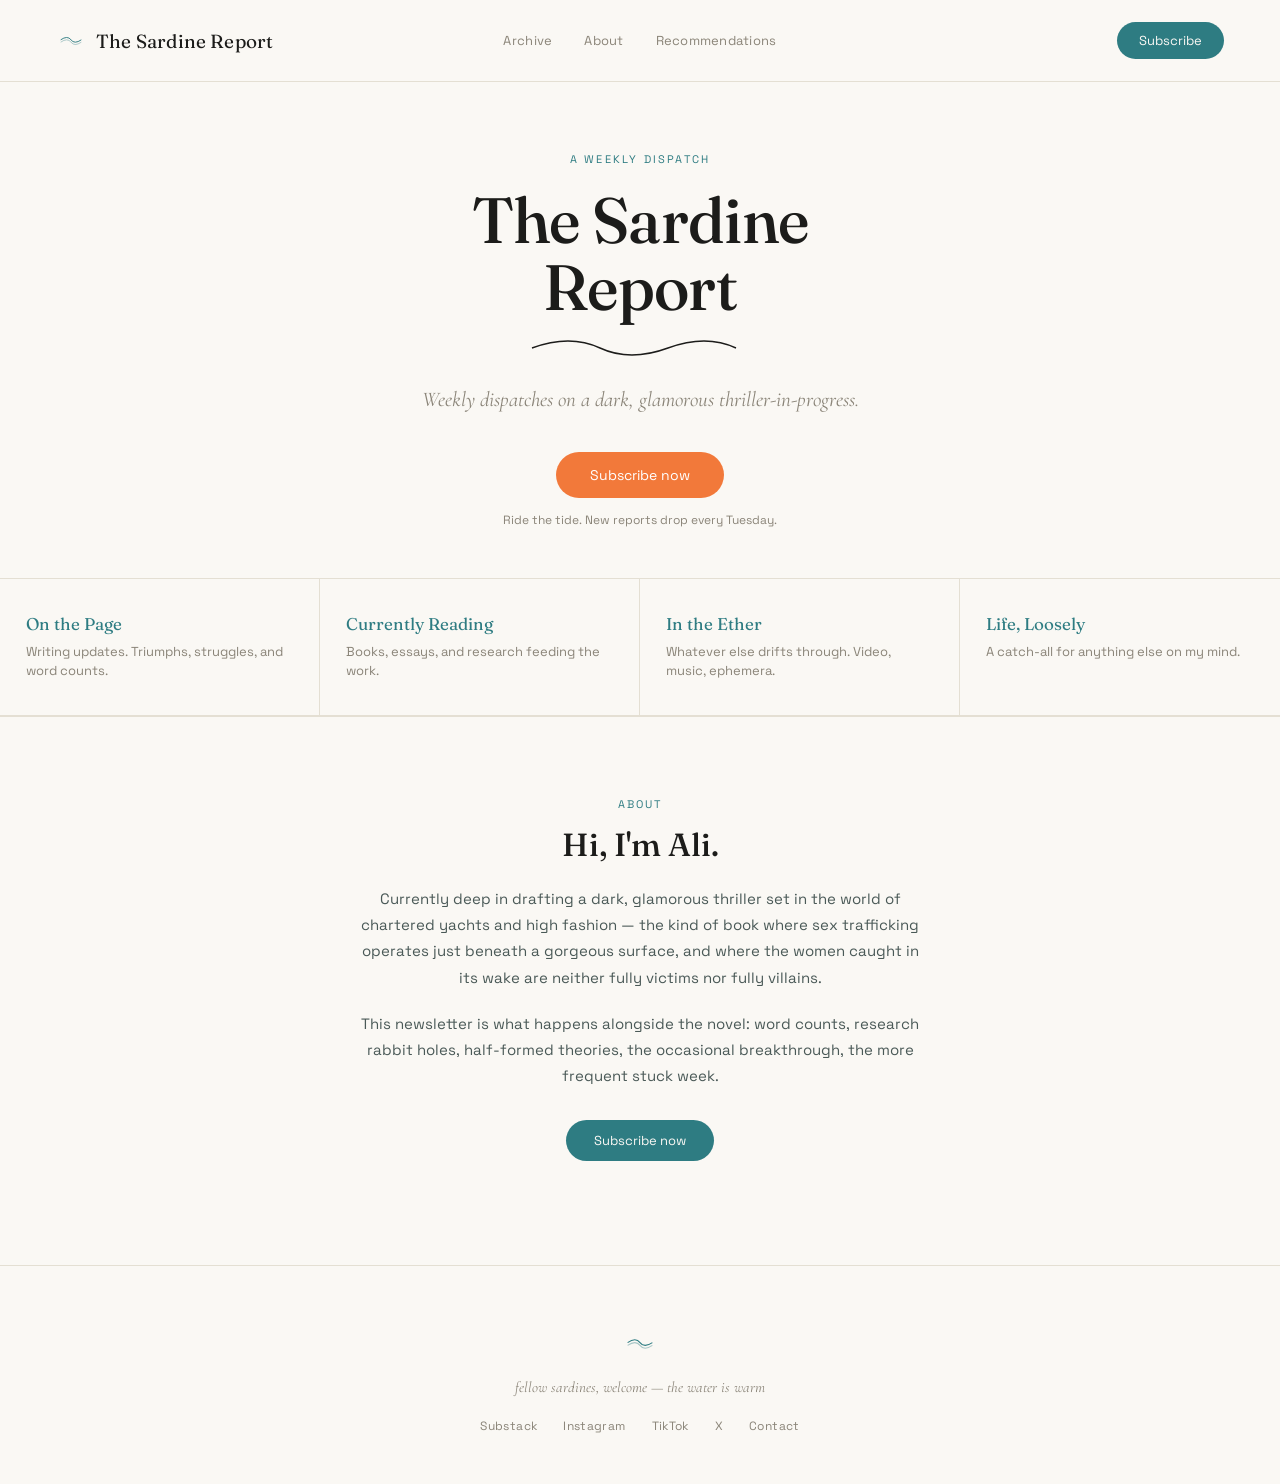
<file: index.html>
<!DOCTYPE html>
<html lang="en">
<head>
<meta charset="UTF-8">
<meta name="viewport" content="width=device-width, initial-scale=1.0">
<title>The Sardine Report</title>
<meta name="description" content="Weekly dispatches on a dark, glamorous thriller-in-progress.">
<link rel="icon" type="image/png" href="favicon.png">
<link href="https://fonts.googleapis.com/css2?family=Fraunces:opsz,wght@9..144,300;9..144,400;9..144,500;9..144,600&family=Cormorant+Garamond:ital,wght@0,400;0,500;1,400;1,500&family=Space+Grotesk:wght@300;400;500&display=swap" rel="stylesheet">
<link rel="stylesheet" href="styles.css">
</head>
<body>

<!-- NAV -->
<nav>
  <a href="/" class="nav-mark">
    <svg viewBox="0 0 256 256"><path d="M40 118 Q98 78 128 118 T216 118" fill="none" stroke="#2E7C82" stroke-width="8"/><path d="M40 138 Q98 98 128 138 T216 138" fill="none" stroke="#2E7C82" stroke-width="8" opacity="0.4"/></svg>
    <span class="nav-name">The Sardine Report</span>
  </a>
  <div class="nav-links">
    <a href="https://thesardinereport.substack.com/archive" target="_blank" rel="noopener">Archive</a>
    <a href="#about">About</a>
    <a href="/recommendations.html">Recommendations</a>
  </div>
  <a class="nav-cta" href="https://thesardinereport.substack.com/subscribe" target="_blank" rel="noopener">Subscribe</a>
</nav>

<!-- HERO -->
<div class="hero">
  <div class="hero-eyebrow">A Weekly Dispatch</div>
  <h1>The Sardine<br>Report</h1>
  <svg class="hero-wave" viewBox="0 0 220 20"><path d="M2 10 Q40 -4 70 10 T138 10 T206 10" fill="none" stroke="#1C1C1A" stroke-width="1.4"/></svg>
  <p class="sub">Weekly dispatches on a dark, glamorous thriller-in-progress.</p>
  <a class="hero-cta" href="https://thesardinereport.substack.com/subscribe" target="_blank" rel="noopener">Subscribe now</a>
  <div class="hero-note">Ride the tide. New reports drop every Tuesday.</div>
</div>

<!-- SECTIONS STRIP -->
<div class="sections-strip">
  <div class="section-item">
    <div class="label">On the Page</div>
    <div class="desc">Writing updates. Triumphs, struggles, and word counts.</div>
  </div>
  <div class="section-item">
    <div class="label">Currently Reading</div>
    <div class="desc">Books, essays, and research feeding the work.</div>
  </div>
  <div class="section-item">
    <div class="label">In the Ether</div>
    <div class="desc">Whatever else drifts through. Video, music, ephemera.</div>
  </div>
  <div class="section-item">
    <div class="label">Life, Loosely</div>
    <div class="desc">A catch-all for anything else on my mind.</div>
  </div>
</div>


<!-- Feed embed code -->
<div data-supascribe-embed-id="203363801209" data-supascribe-feed></div>


<!-- Supascribe Script -->
<script src="https://js.supascribe.com/v1/loader/9eQqEw9BZHYTFEf8WfvNplhWDEg1.js" async></script>

<!-- ABOUT -->
<div class="about" id="about">
  <div class="about-inner">
    <div class="eyebrow">About</div>
    <h2>Hi, I'm Ali.</h2>
    <p>Currently deep in drafting a dark, glamorous thriller set in the world of chartered yachts and high fashion &mdash; the kind of book where sex trafficking operates just beneath a gorgeous surface, and where the women caught in its wake are neither fully victims nor fully villains.</p>
    <p>This newsletter is what happens alongside the novel: word counts, research rabbit holes, half-formed theories, the occasional breakthrough, the more frequent stuck week.</p>
    <a class="about-cta" href="https://thesardinereport.substack.com/subscribe" target="_blank" rel="noopener">Subscribe now</a>
  </div>
</div>

<!-- FOOTER -->
<footer>
  <svg class="foot-mark" viewBox="0 0 256 256"><path d="M40 118 Q98 78 128 118 T216 118" fill="none" stroke="#2E7C82" stroke-width="8"/><path d="M40 138 Q98 98 128 138 T216 138" fill="none" stroke="#2E7C82" stroke-width="8" opacity="0.4"/></svg>
  <div class="tagline">fellow sardines, welcome &mdash; the water is warm</div>
  <div class="foot-links">
    <a href="https://thesardinereport.substack.com" target="_blank" rel="noopener">Substack</a>
    <a href="https://instagram.com/thesardinereport" target="_blank" rel="noopener">Instagram</a>
    <a href="https://tiktok.com/@thesardinereport" target="_blank" rel="noopener">TikTok</a>
    <a href="https://x.com/sardinereports" target="_blank" rel="noopener">X</a>
    <a href="mailto:thesardinereport@gmail.com">Contact</a>
  </div>
</footer>

</body>
</html>
</file>
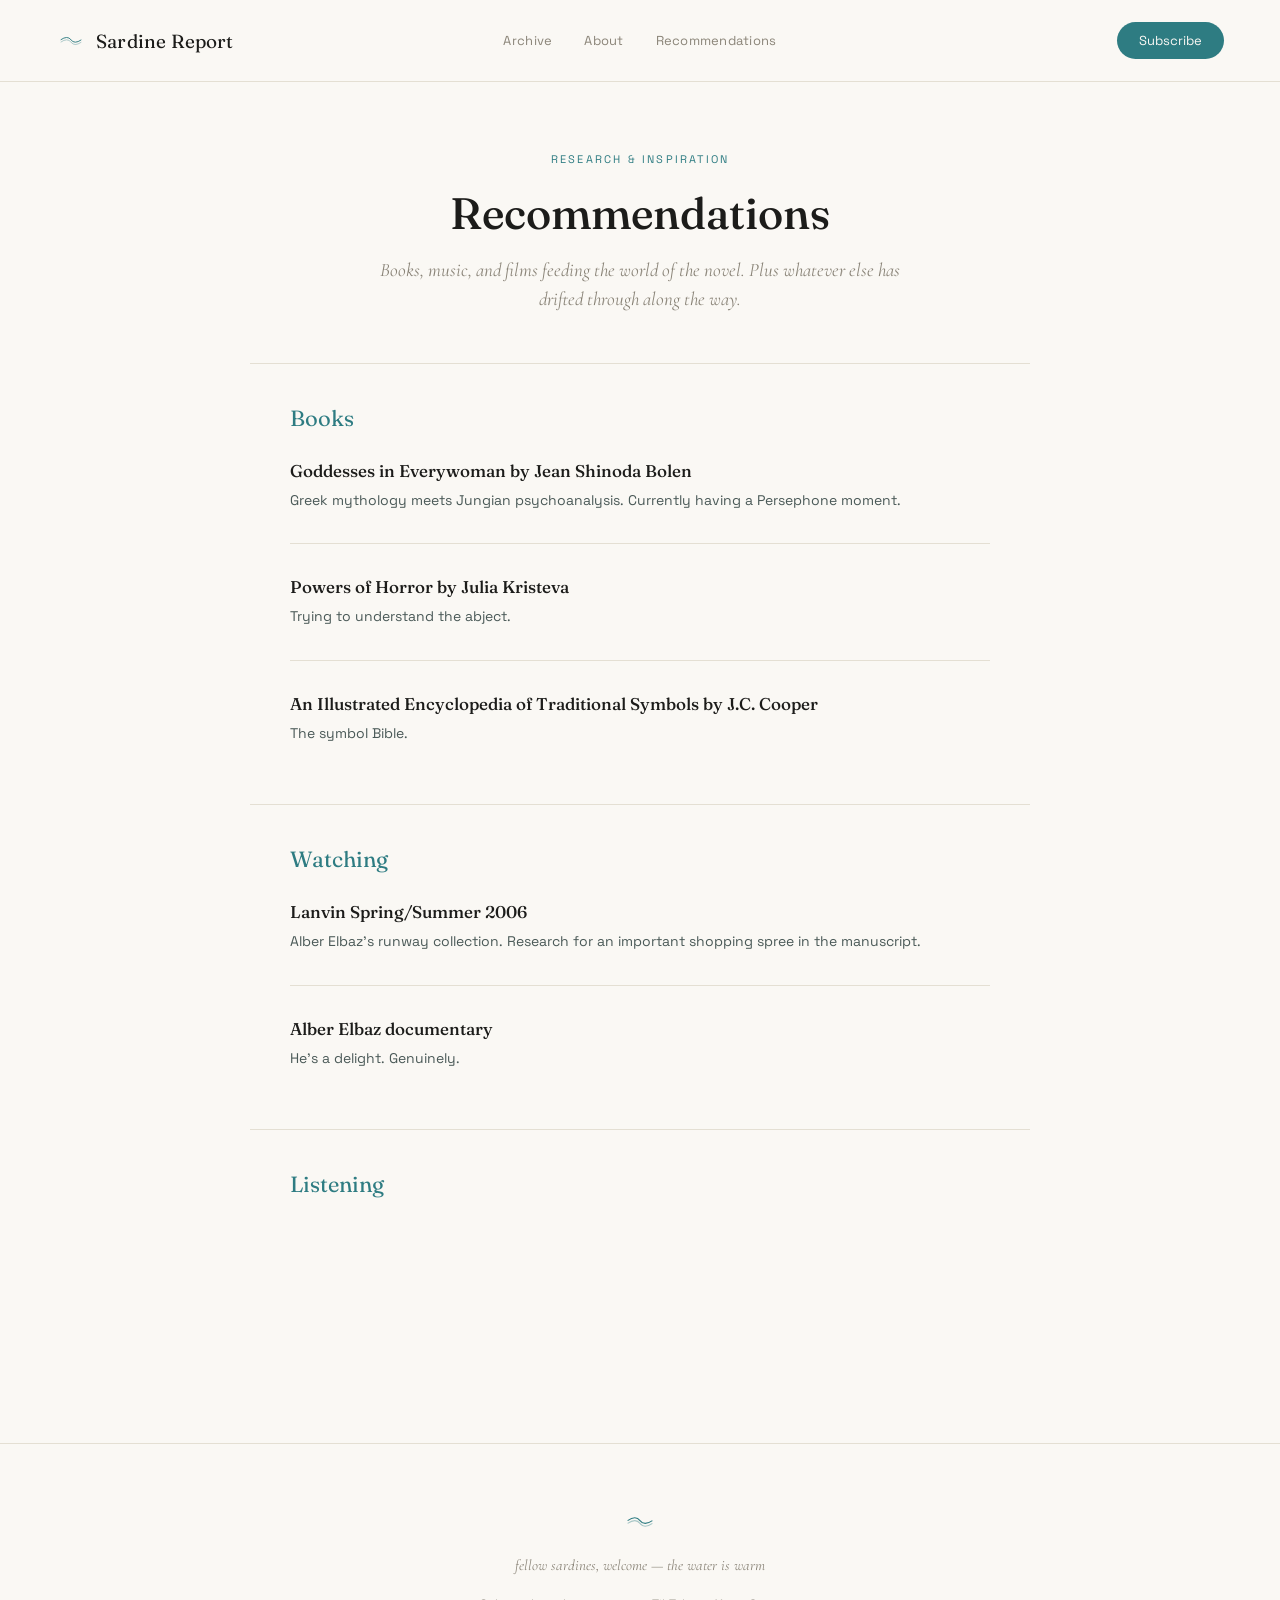
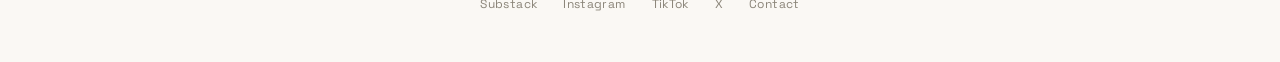
<file: recommendations.html>
<!DOCTYPE html>
<html lang="en">
<head>
<meta charset="UTF-8">
<meta name="viewport" content="width=device-width, initial-scale=1.0">
<title>Recommendations — The Sardine Report</title>
<meta name="description" content="Books, music, and movies feeding the world of the novel.">
<link rel="icon" type="image/png" href="favicon.png">
<link href="https://fonts.googleapis.com/css2?family=Fraunces:opsz,wght@9..144,300;9..144,400;9..144,500;9..144,600&family=Cormorant+Garamond:ital,wght@0,400;0,500;1,400;1,500&family=Space+Grotesk:wght@300;400;500&display=swap" rel="stylesheet">
<link rel="stylesheet" href="styles.css">
<style>
  .rec-hero {
    text-align: center;
    padding: 70px 40px 50px;
    max-width: 640px;
    margin: 0 auto;
  }
  .rec-hero h1 {
    font-family: 'Fraunces', serif;
    font-weight: 500;
    font-size: 44px;
    margin-bottom: 16px;
  }
  .rec-hero p {
    font-family: 'Cormorant Garamond', serif;
    font-style: italic;
    font-size: 19px;
    color: var(--muted);
    line-height: 1.5;
  }
  .rec-section {
    max-width: 780px;
    margin: 0 auto;
    padding: 40px 40px 60px;
    border-top: 1px solid var(--line);
  }
  .rec-section:first-of-type { border-top: none; }
  .rec-section-label {
    font-family: 'Fraunces', serif;
    font-size: 22px;
    color: var(--aqua-deep);
    margin-bottom: 28px;
  }
.rec-item {
  margin-bottom: 32px;
  padding-bottom: 32px;
  border-bottom: 1px solid var(--line);
}
.rec-item:last-child {
  margin-bottom: 0;
  padding-bottom: 0;
  border-bottom: none;
}
.rec-item .rec-title {
  font-family: 'Fraunces', serif;
  font-weight: 500;
  font-size: 17px;
  margin-bottom: 8px;
}
.rec-item .rec-note {
  font-size: 14px;
  color: #4A5957;
  line-height: 1.6;
  max-width: 640px;
}
</style>
</head>
<body>

<!-- NAV -->
<nav>
  <a href="/" class="nav-mark">
    <svg viewBox="0 0 256 256"><path d="M40 118 Q98 78 128 118 T216 118" fill="none" stroke="#2E7C82" stroke-width="8"/><path d="M40 138 Q98 98 128 138 T216 138" fill="none" stroke="#2E7C82" stroke-width="8" opacity="0.4"/></svg>
    <span class="nav-name">Sardine Report</span>
  </a>
  <div class="nav-links">
    <a href="https://thesardinereport.substack.com/archive" target="_blank" rel="noopener">Archive</a>
    <a href="/#about">About</a>
    <a href="/recommendations.html">Recommendations</a>
  </div>
  <a class="nav-cta" href="https://thesardinereport.substack.com/subscribe" target="_blank" rel="noopener">Subscribe</a>
</nav>

<div class="rec-hero">
  <div class="hero-eyebrow">Research &amp; Inspiration</div>
  <h1>Recommendations</h1>
  <p>Books, music, and films feeding the world of the novel. Plus whatever else has drifted through along the way.</p>
</div>

<!-- BOOKS -->
<div class="rec-section">
  <div class="rec-section-label">Books</div>
  
  <div class="rec-item">
    <div class="rec-title">Goddesses in Everywoman by Jean Shinoda Bolen</div>
    <div class="rec-note">Greek mythology meets Jungian psychoanalysis. Currently having a Persephone moment.</div>
  </div>

  <div class="rec-item">
    <div class="rec-title">Powers of Horror by Julia Kristeva</div>
    <div class="rec-note">Trying to understand the abject.</div>
  </div>

  <div class="rec-item">
    <div class="rec-title">An Illustrated Encyclopedia of Traditional Symbols by J.C. Cooper</div>
    <div class="rec-note">The symbol Bible.</div>
  </div>

</div>

<!-- FILM & TV -->
<div class="rec-section">
  <div class="rec-section-label">Watching</div>

  <div class="rec-item">
    <div class="rec-title">Lanvin Spring/Summer 2006</div>
    <div class="rec-note">Alber Elbaz's runway collection. Research for an important shopping spree in the manuscript.</div>
  </div>

  <div class="rec-item">
    <div class="rec-title">Alber Elbaz documentary</div>
    <div class="rec-note">He's a delight. Genuinely.</div>
  </div>

</div>

<!-- MUSIC -->
<div class="rec-section">
  <div class="rec-section-label">Listening</div>

<iframe data-testid="embed-iframe" style="border-radius:12px" src="https://open.spotify.com/embed/playlist/23uEeL6yy1qSsx6YPc9NuH?utm_source=generator&si=93e4ecd4d90f4c65" width="100%" height="152" frameBorder="0" allowfullscreen="" allow="autoplay; clipboard-write; encrypted-media; fullscreen; picture-in-picture" loading="lazy"></iframe>

</div>

<!-- FOOTER -->
<footer>
  <svg class="foot-mark" viewBox="0 0 256 256"><path d="M40 118 Q98 78 128 118 T216 118" fill="none" stroke="#2E7C82" stroke-width="8"/><path d="M40 138 Q98 98 128 138 T216 138" fill="none" stroke="#2E7C82" stroke-width="8" opacity="0.4"/></svg>
  <div class="tagline">fellow sardines, welcome &mdash; the water is warm</div>
  <div class="foot-links">
    <a href="https://thesardinereport.substack.com" target="_blank" rel="noopener">Substack</a>
    <a href="https://instagram.com/thesardinereport" target="_blank" rel="noopener">Instagram</a>
    <a href="https://tiktok.com/@thesardinereport" target="_blank" rel="noopener">TikTok</a>
    <a href="https://x.com/sardinereports" target="_blank" rel="noopener">X</a>
    <a href="mailto:thesardinereport@gmail.com">Contact</a>
  </div>
</footer>

</body>
</html>
</file>
<file: styles.css>
:root {
  --ink: #1C1C1A;
  --aqua-deep: #2E7C82;
  --aqua: #6FBFC4;
  --tangerine: #F2793A;
  --cream: #FAF8F4;
  --cream-warm: #FAF3E4;
  --line: #E4DFD3;
  --muted: #8A8478;
}

* { box-sizing: border-box; margin: 0; padding: 0; }

body {
  font-family: 'Space Grotesk', sans-serif;
  background: var(--cream);
  color: var(--ink);
}

a { color: inherit; text-decoration: none; }

/* ===== NAV ===== */
nav {
  display: grid;
  grid-template-columns: 1fr auto 1fr;
  align-items: center;
  padding: 22px 56px;
  border-bottom: 1px solid var(--line);
  gap: 16px;
}
.nav-links {
  justify-self: center;
}
.nav-cta {
  justify-self: end;
}
.nav-mark {
  display: flex;
  align-items: center;
  gap: 10px;
}
.nav-mark svg { width: 30px; height: 30px; }
.nav-name {
  font-family: 'Fraunces', serif;
  font-size: 19px;
  letter-spacing: 0.01em;
}
.nav-links {
  display: flex;
  gap: 32px;
  font-size: 13px;
  color: var(--muted);
  letter-spacing: 0.02em;
}
.nav-links a:hover { color: var(--tangerine); }
.nav-cta {
  background: var(--aqua-deep);
  color: var(--cream) !important;
  border: none;
  padding: 10px 22px;
  border-radius: 100px;
  font-family: 'Space Grotesk', sans-serif;
  font-size: 13px;
  cursor: pointer;
}

/* ===== HERO ===== */
.hero {
  text-align: center;
  padding: 70px 40px 50px;
  max-width: 720px;
  margin: 0 auto;
  display: flex;
  flex-direction: column;
  align-items: center;
}
.hero-eyebrow {
  font-size: 11px;
  letter-spacing: 0.2em;
  text-transform: uppercase;
  color: var(--aqua-deep);
  margin-bottom: 20px;
}
.hero h1 {
  font-family: 'Fraunces', serif;
  font-weight: 500;
  font-size: 64px;
  letter-spacing: -0.01em;
  margin-bottom: 18px;
  line-height: 1.05;
}
.hero-wave {
  width: 220px;
  height: 20px;
  margin: 0 auto 26px;
  display: block;
}
.hero p.sub {
  font-family: 'Cormorant Garamond', serif;
  font-style: italic;
  font-size: 21px;
  color: var(--muted);
  max-width: 460px;
  margin: 0 auto 36px;
  line-height: 1.5;
}
.hero-cta {
  display: inline-block;
  background: var(--tangerine);
  color: white !important;
  border: none;
  padding: 14px 34px;
  border-radius: 100px;
  font-family: 'Space Grotesk', sans-serif;
  font-size: 14px;
  cursor: pointer;
  margin-bottom: 14px;
}
.hero-note {
  font-size: 12px;
  color: var(--muted)
}

/* ===== SECTIONS STRIP ===== */
.sections-strip {
  display: grid;
  grid-template-columns: repeat(4, 1fr);
  border-top: 1px solid var(--line);
  border-bottom: 1px solid var(--line);
}
.section-item {
  padding: 34px 26px;
  border-right: 1px solid var(--line);
}
.section-item:last-child { border-right: none; }
.section-item .label {
  font-family: 'Fraunces', serif;
  font-size: 17px;
  margin-bottom: 8px;
  color: var(--aqua-deep);
}
.section-item .desc {
  font-size: 13px;
  color: var(--muted);
  line-height: 1.5;
}

/* ===== LATEST ISSUE ===== */
.latest {
  padding: 50px 56px;
}
.latest-heading {
  text-align: center;
  margin-bottom: 40px;
}
.latest-heading .eyebrow {
  font-size: 11px;
  letter-spacing: 0.2em;
  text-transform: uppercase;
  color: var(--aqua-deep);
  margin-bottom: 10px;
}
.latest-heading h2 {
  font-family: 'Fraunces', serif;
  font-weight: 500;
  font-size: 32px;
}
.issue-card {
  max-width: 640px;
  margin: 0 auto;
  background: white;
  border: 1px solid var(--line);
  border-radius: 16px;
  padding: 40px;
}
.issue-tag {
  display: inline-block;
  background: #FCE3D0;
  color: #D85E22;
  font-size: 11px;
  text-transform: uppercase;
  letter-spacing: 0.08em;
  padding: 5px 12px;
  border-radius: 100px;
  margin-bottom: 16px;
}
.issue-card h3 {
  font-family: 'Fraunces', serif;
  font-size: 26px;
  margin-bottom: 12px;
  line-height: 1.2;
}
.issue-card p {
  font-size: 14px;
  color: #4A5957;
  line-height: 1.7;
  margin-bottom: 20px;
}
.issue-read {
  font-size: 13px;
  color: var(--aqua-deep) !important;
  text-decoration: underline;
  text-underline-offset: 3px;
}

/* ===== ABOUT ===== */
.about {
  background: var(--cream);
  padding: 80px 40px;
  border-top: 1px solid var(--line);
}
.about-inner {
  max-width: 560px;
  margin: 0 auto;
  text-align: center;
}
.about .eyebrow {
  font-size: 11px;
  letter-spacing: 0.2em;
  text-transform: uppercase;
  color: var(--aqua-deep);
  margin-bottom: 14px;
}
.about h2 {
  font-family: 'Fraunces', serif;
  font-weight: 500;
  font-size: 32px;
  margin-bottom: 22px;
}
.about p {
  font-size: 15px;
  line-height: 1.75;
  color: #4A5957;
  margin-bottom: 20px;
}
.about-cta {
  display: inline-block;
  background: var(--aqua-deep);
  color: var(--cream) !important;
  padding: 12px 28px;
  border-radius: 100px;
  font-size: 13px;
  margin: 10px 0 24px;
}
.about-signoff {
  font-family: 'Cormorant Garamond', serif;
  font-style: italic;
  color: var(--muted);
  font-size: 15px;
}

/* ===== FOOTER ===== */
footer {
  text-align: center;
  padding: 60px 40px 50px;
  border-top: 1px solid var(--line);
}
footer .foot-mark {
  width: 36px;
  height: 36px;
  margin: 0 auto 16px;
  display: block;
}
footer .tagline {
  font-family: 'Cormorant Garamond', serif;
  font-style: italic;
  font-size: 15px;
  color: var(--muted);
  margin-bottom: 22px;
}
footer .foot-links {
  display: flex;
  justify-content: center;
  gap: 26px;
  font-size: 12px;
  color: var(--muted);
  letter-spacing: 0.03em;
  flex-wrap: wrap;
}
footer .foot-links a:hover { color: var(--tangerine); }


/* ===== RESPONSIVE ===== */
@media (max-width: 700px) {
  nav { padding: 18px 24px; }
  .nav-links { display: none; }
  .hero h1 { font-size: 44px; }
  .sections-strip { grid-template-columns: 1fr 1fr; }
  .section-item { border-bottom: 1px solid var(--line); }
  .latest, .about { padding: 50px 24px; }
}
</file>
